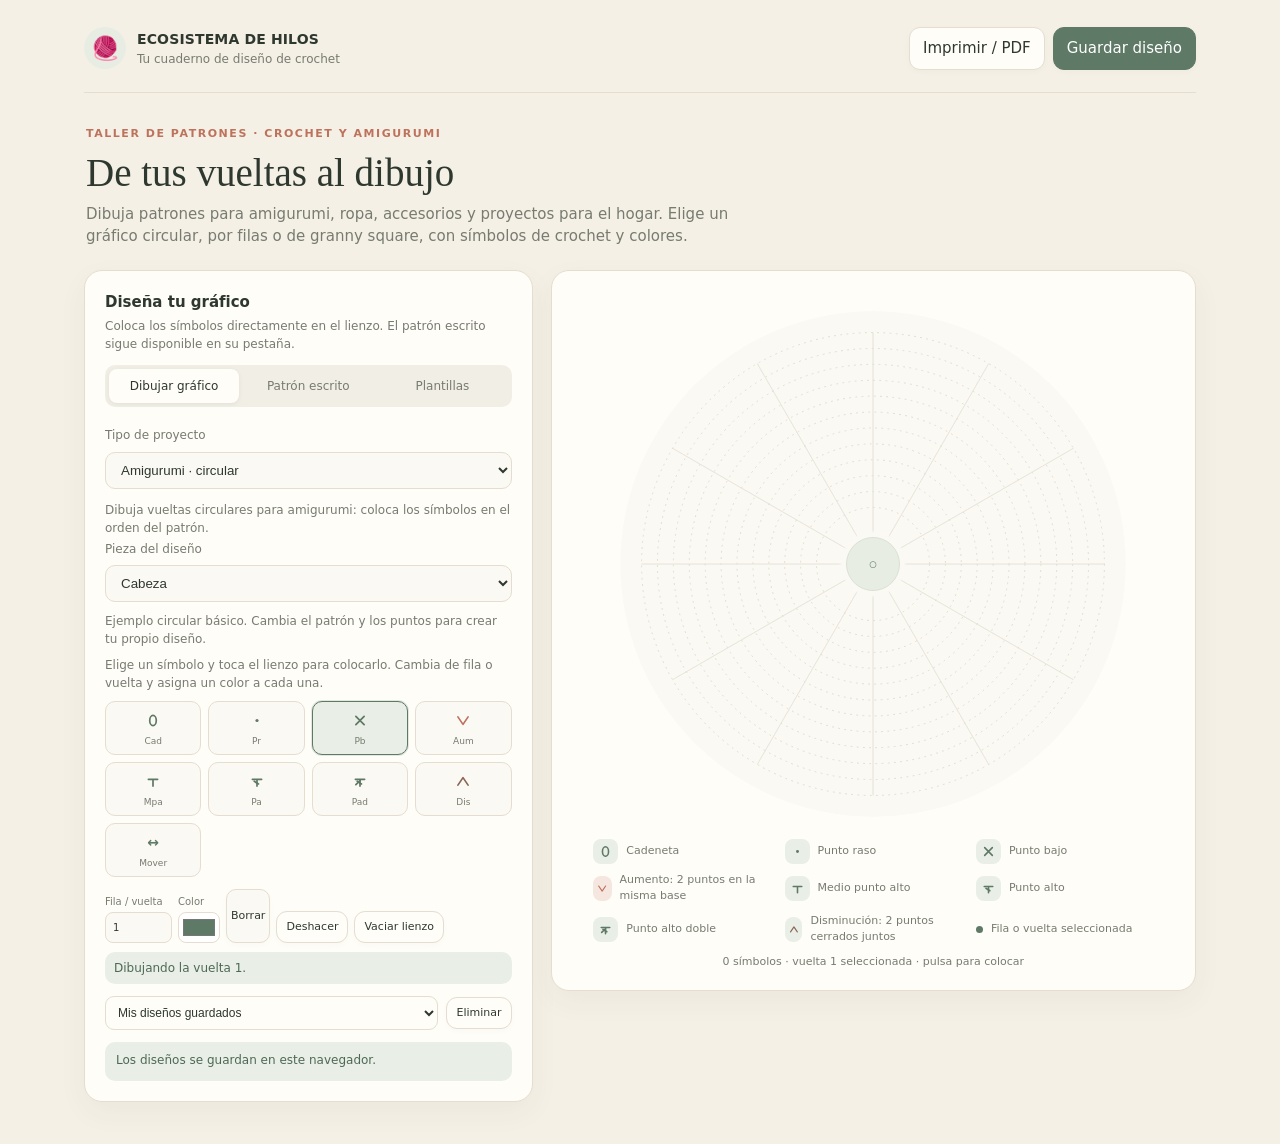
<file: crochet/index.html>
<!doctype html>
<html lang="es">
<head>
<meta charset="utf-8">
<meta name="viewport" content="width=device-width, initial-scale=1, viewport-fit=cover">
<meta name="theme-color" content="#f5f0e6">
<meta name="description" content="Diseña patrones de amigurumi, revisa los puntos y visualiza las vueltas en circular.">
<link rel="manifest" href="./manifest.webmanifest">
<link rel="icon" href="./icon.svg" type="image/svg+xml">
<title>Diseñador de patrones · Ecosistema de Hilos</title>
<style>
:root{color-scheme:light;--paper:#f5f0e6;--card:#fffdf8;--ink:#2e382f;--muted:#777b70;--line:#e5ddcf;--green:#5e7965;--green-pale:#e9eee6;--terra:#bd725c;--terra-pale:#f5e7df;--yellow:#e7bd70;--shadow:0 10px 30px #453c2d0c}*{box-sizing:border-box}body{margin:0;background:var(--paper);color:var(--ink);font:15px/1.5 system-ui,-apple-system,BlinkMacSystemFont,"Segoe UI",sans-serif}button,textarea,input{font:inherit}button{cursor:pointer}.shell{max-width:1180px;margin:auto;padding:20px clamp(14px,3vw,34px) 42px}.topbar{display:flex;align-items:center;justify-content:space-between;gap:14px;padding:7px 0 22px;border-bottom:1px solid var(--line)}.brand{display:flex;align-items:center;gap:11px}.yarn{width:42px;height:42px;border-radius:50%;display:grid;place-items:center;background:#e7ede3;font-size:23px}.brand strong{display:block;font-size:14px;letter-spacing:.01em}.brand small{display:block;color:var(--muted);font-size:12px}.top-actions{display:flex;gap:8px;flex-wrap:wrap}.button{border:1px solid var(--line);border-radius:11px;padding:9px 13px;background:var(--card);color:var(--ink);box-shadow:0 2px 7px #302d2706}.button:hover{border-color:#aebcae}.button.primary{background:var(--green);border-color:var(--green);color:white}.button.subtle{background:transparent;box-shadow:none}.intro{padding:28px 2px 22px}.eyebrow{font-size:11px;text-transform:uppercase;letter-spacing:.14em;color:var(--terra);font-weight:700}.intro h1{font-family:Georgia,serif;font-weight:500;font-size:clamp(27px,4vw,39px);line-height:1.12;margin:8px 0}.intro p{margin:0;color:var(--muted);max-width:660px}.workspace{display:grid;grid-template-columns:minmax(285px,.82fr) minmax(410px,1.18fr);gap:18px;align-items:start}.panel{background:var(--card);border:1px solid var(--line);border-radius:18px;box-shadow:var(--shadow);padding:20px;min-width:0}.panel-title{display:flex;align-items:flex-start;justify-content:space-between;gap:12px;margin-bottom:12px}.panel h2{font-size:15px;margin:0;font-weight:650}.panel .desc{font-size:12px;color:var(--muted);margin:4px 0 0}.textarea{width:100%;min-height:297px;resize:vertical;border:1px solid var(--line);border-radius:12px;padding:14px;background:#fbf9f3;color:var(--ink);font:13px/1.85 ui-monospace,SFMono-Regular,Menlo,Consolas,monospace;outline:none}.textarea:focus{border-color:var(--green);box-shadow:0 0 0 3px #5e79651c}.piece-select{width:100%;margin:6px 0 8px;padding:9px 11px;border:1px solid var(--line);border-radius:10px;background:#fbf9f3;color:var(--ink)}#piece-note{min-height:28px;margin:2px 0 8px}.editor-controls{display:flex;justify-content:space-between;align-items:center;gap:10px;margin-top:11px;flex-wrap:wrap}.hint{font-size:11px;color:var(--muted)}.status{min-height:39px;margin-top:12px;padding:9px 11px;border-radius:10px;background:var(--green-pale);color:#4d6955;font-size:12px}.status.error{background:var(--terra-pale);color:#934e3b}.status strong{font-weight:700}.saved-row{display:flex;align-items:center;gap:8px;margin-top:12px}.saved-row select{min-width:0;flex:1;border:1px solid var(--line);background:var(--card);color:var(--ink);border-radius:9px;padding:8px;font-size:12px}.tiny{font-size:11px;padding:7px 9px}.result{padding:0;overflow:hidden}.result-head{display:flex;align-items:center;justify-content:space-between;gap:12px;padding:18px 20px 14px;border-bottom:1px solid var(--line)}.result-head h2{margin:0;font-size:15px}.result-head p{margin:4px 0 0;font-size:12px;color:var(--muted)}.tabs{display:flex;gap:4px;padding:4px;background:#f1eee6;border-radius:10px;flex:none}.tab{border:0;border-radius:8px;background:transparent;padding:7px 10px;color:var(--muted);font-size:12px}.tab[aria-selected="true"]{background:var(--card);color:var(--ink);box-shadow:0 1px 4px #403c3214}.view{padding:16px 20px 20px}.diagram-wrap{display:grid;grid-template-columns:minmax(0,1fr);gap:10px;align-items:center}.svg-holder{width:100%;max-width:530px;margin:auto;aspect-ratio:1;position:relative}.svg-holder svg{display:block;width:100%;height:100%}.chart-bg{fill:#fbf9f3}.chart-guide{fill:none;stroke:#ded8cc;stroke-width:1;stroke-dasharray:2 5}.chart-ray{stroke:#e9e4da;stroke-width:.8}.stitch{font-family:Arial,sans-serif;font-weight:700;fill:var(--green);text-anchor:middle;dominant-baseline:central}.stitch.inc{fill:var(--terra)}.stitch.dec{fill:#896755}.stitch.old{opacity:.56}.stitch.selected{filter:drop-shadow(0 1px 2px #352e2055)}.hub{fill:#e7ede3;stroke:#d5dfd2;stroke-width:1}.hub-text{font:10px system-ui,sans-serif;fill:#56705c;text-anchor:middle;dominant-baseline:central}.chart-legend{display:grid;grid-template-columns:repeat(3,minmax(0,1fr));gap:8px 14px;align-content:center;width:100%;max-width:560px;margin:0 auto}.legend-item{display:flex;align-items:center;gap:8px;font-size:11px;color:var(--muted)}.legend-mark{width:25px;height:25px;border-radius:8px;background:var(--green-pale);color:var(--green);display:grid;place-items:center;font-size:15px;font-weight:700}.legend-mark.inc{background:var(--terra-pale);color:var(--terra)}.legend-dot{width:7px;height:7px;border-radius:50%;background:#d8d0c2}.legend-dot.on{background:var(--green)}.view-caption{margin:8px 0 0;color:var(--muted);font-size:11px;text-align:center}.round-section{border-top:1px solid var(--line);padding:15px 20px 18px}.round-heading{display:flex;align-items:center;justify-content:space-between;gap:10px;margin-bottom:4px}.color-hint{font-size:10px;color:var(--muted);margin:0 0 8px}.symbol-key{display:flex;gap:7px;flex-wrap:wrap;margin:10px 0 0}.symbol-chip{display:inline-flex;align-items:center;gap:5px;padding:4px 7px;border:1px solid var(--line);border-radius:999px;background:#fbf9f3;font-size:10px;color:var(--muted)}.symbol-glyph{font-weight:800;color:var(--green);font-size:14px;display:inline-grid;place-items:center;width:20px;height:20px}.symbol-svg{display:block;width:100%;height:100%}.editor-tabs{display:grid;grid-template-columns:repeat(3,minmax(0,1fr));gap:4px;padding:4px;margin:0 0 16px;background:#f1eee6;border-radius:10px}.editor-tab{border:0;border-radius:8px;background:transparent;padding:8px 9px;color:var(--muted);font-size:12px}.editor-tab[aria-selected="true"]{background:var(--card);color:var(--ink);box-shadow:0 1px 4px #403c3214}.draw-instructions{margin:0 0 9px!important}.stitch-palette{display:grid;grid-template-columns:repeat(4,minmax(0,1fr));gap:7px;margin:8px 0 12px}.draw-tool{min-height:54px;border:1px solid var(--line);border-radius:10px;background:#fbf9f3;color:var(--ink);display:flex;flex-direction:column;align-items:center;justify-content:center;gap:1px;padding:4px}.draw-tool .symbol-glyph{width:28px;height:27px}.draw-tool small{font-size:9px;color:var(--muted)}.draw-tool[aria-pressed="true"],.draw-tool.selected{border-color:var(--green);background:var(--green-pale);box-shadow:0 0 0 1px #5e79652c}.draw-options{display:flex;align-items:end;gap:6px;flex-wrap:wrap}.draw-options label{display:grid;gap:3px;font-size:10px;color:var(--muted)}.draw-options input[type=number]{width:67px;height:31px;border:1px solid var(--line);border-radius:8px;padding:4px 7px;background:#fbf9f3;color:var(--ink)}.draw-options input[type=color]{width:42px;height:31px;padding:2px;border:1px solid var(--line);border-radius:8px;background:#fff}.draw-status{min-height:30px;padding:7px 9px;margin-top:9px}.drawn-stitch{cursor:pointer;pointer-events:all}.drawn-stitch:hover{filter:drop-shadow(0 1px 3px #302d2766)}#chart-svg.drawing-canvas{cursor:crosshair;touch-action:manipulation}#chart-svg.drawing-canvas.erase-mode{cursor:cell}#round-section[hidden]{display:none}
.chart-tools{display:flex;justify-content:center;gap:8px;flex-wrap:wrap;margin:0 0 12px}.chart-mode{border:1px solid var(--line);border-radius:999px;background:#fbf9f3;padding:7px 12px;color:var(--muted);font-size:11px}.chart-mode[aria-pressed="true"]{background:var(--green);border-color:var(--green);color:white}.focus-note{margin:8px auto 0;max-width:650px;padding:10px 12px;border-radius:10px;background:#f7f4ed;color:var(--ink);font-size:12px;text-align:center}.focus-note strong{color:var(--green)}.round-heading h3{font-size:13px;margin:0}.round-heading span{font-size:11px;color:var(--muted)}.round-list{display:grid;gap:4px;max-height:208px;overflow:auto}.round-row{display:grid;grid-template-columns:minmax(0,1fr) 38px;gap:5px;align-items:center;border:1px solid transparent;border-radius:10px;padding:4px 6px;color:var(--ink)}.round-row:hover{background:#f8f5ed}.round-action{width:100%;display:grid;grid-template-columns:32px minmax(0,1fr) auto;gap:9px;align-items:center;text-align:left;border:1px solid transparent;border-radius:8px;padding:5px 3px;background:transparent;color:var(--ink)}.round-action[aria-pressed="true"]{background:var(--green-pale);border-color:#dce5d9}.round-n{font-size:11px;color:var(--muted);font-variant-numeric:tabular-nums}.round-instruction{font-size:12px;overflow:hidden;text-overflow:ellipsis;white-space:nowrap}.round-total{font-size:11px;color:var(--muted);white-space:nowrap}.round-total b{color:var(--ink);font-weight:650}.round-color{width:32px;height:28px;padding:2px;border:1px solid var(--line);border-radius:8px;background:#fff;cursor:pointer}.round-error{font-size:10px;color:var(--terra);grid-column:1/3;margin:0 0 3px 39px}.empty{padding:24px;text-align:center;color:var(--muted);font-size:12px}.footnote{display:flex;gap:7px;align-items:flex-start;margin-top:15px;padding:10px 12px;border-radius:10px;background:#f7f4ed;font-size:11px;color:var(--muted)}.footnote .spark{color:var(--terra)}.install{display:none}.print-only{display:none}
@media(max-width:860px){.workspace{grid-template-columns:1fr}.editor-panel{order:1}.result{order:2}.textarea{min-height:230px}.diagram-wrap{grid-template-columns:minmax(0,1fr) 145px}.panel{padding:17px}}
@media(max-width:520px){.shell{padding:12px 12px 28px}.topbar{align-items:flex-start;padding-bottom:15px}.brand{gap:8px}.yarn{width:36px;height:36px;font-size:19px}.brand strong{font-size:12px}.brand small{font-size:10px}.top-actions{gap:5px}.button{padding:8px 10px;font-size:12px}.intro{padding:22px 2px 16px}.intro h1{font-size:29px}.workspace{gap:12px}.result-head{align-items:flex-start;flex-direction:column;padding:16px}.tabs{width:100%}.tab{flex:1}.view{padding:12px 12px 16px}.diagram-wrap{grid-template-columns:1fr}.svg-holder{max-width:370px}.chart-legend{grid-template-columns:1fr 1fr;max-width:370px;margin:2px auto 0}.round-section{padding:13px 13px 15px}.panel{padding:15px}.textarea{min-height:210px}.saved-row{flex-wrap:wrap}.saved-row select{flex-basis:100%}}
@media print{body{background:#fff}.shell{max-width:none;padding:0}.topbar,.intro,.editor-panel,.tabs,.top-actions,.footnote{display:none!important}.workspace{display:block}.result{box-shadow:none;border:0}.result-head{border:0;padding:4px 0}.view{padding:0}.diagram-wrap{grid-template-columns:1fr 140px}.svg-holder{max-width:460px}.round-section{display:block}.round-row{padding:4px}.print-only{display:block}}
.save-dialog{width:min(420px,calc(100% - 28px));border:1px solid var(--line);border-radius:16px;padding:22px;background:var(--card);color:var(--ink);box-shadow:0 18px 60px #25231f44}.save-dialog::backdrop{background:#24231f66}.save-dialog h2{margin:0 0 6px;font-size:19px}.save-dialog p{margin:0 0 14px;color:var(--muted);font-size:13px}.save-dialog label{display:grid;gap:5px;font-size:12px}.save-dialog input{height:42px;border:1px solid var(--line);border-radius:9px;padding:8px 10px;background:#fbf9f3;color:var(--ink)}.save-dialog-actions{display:flex;justify-content:flex-end;gap:8px;margin-top:16px}.save-note{font-size:11px;color:var(--muted);margin:4px 0 0}.template-list{display:grid;gap:9px;margin:12px 0}.template-card{border:1px solid var(--line);border-radius:12px;background:#fbf9f3;padding:12px}.template-card strong{display:block;font-size:13px}.template-card small{display:block;color:var(--muted);font-size:10px;margin-top:2px}.template-actions{display:flex;gap:7px;flex-wrap:wrap;margin-top:9px}.template-actions .button{font-size:11px;padding:7px 9px}.template-empty{padding:18px 12px;text-align:center;border:1px dashed var(--line);border-radius:12px;color:var(--muted);font-size:12px}</style>
</head>
<body>
<div class="shell">
<header class="topbar"><div class="brand"><div class="yarn" aria-hidden="true">🧶</div><div><strong>ECOSISTEMA DE HILOS</strong><small>Tu cuaderno de diseño de crochet</small></div></div><div class="top-actions"><button class="button subtle install" id="install-app" type="button">Instalar app</button><button class="button" id="print-pattern" type="button">Imprimir / PDF</button><button class="button primary" id="save-pattern" type="button">Guardar diseño</button></div></header>
<section class="intro"><span class="eyebrow">Taller de patrones · crochet y amigurumi</span><h1>De tus vueltas al dibujo</h1><p>Dibuja patrones para amigurumi, ropa, accesorios y proyectos para el hogar. Elige un gráfico circular, por filas o de granny square, con símbolos de crochet y colores.</p></section>
<main class="workspace">
<section class="panel editor-panel"><div class="panel-title"><div><h2>Diseña tu gráfico</h2><p class="desc">Coloca los símbolos directamente en el lienzo. El patrón escrito sigue disponible en su pestaña.</p></div></div>
<div class="editor-tabs" role="tablist" aria-label="Modo de diseño"><button class="editor-tab" id="tab-draw" type="button" role="tab" aria-selected="true">Dibujar gráfico</button><button class="editor-tab" id="tab-write" type="button" role="tab" aria-selected="false">Patrón escrito</button><button class="editor-tab" id="tab-templates" type="button" role="tab" aria-selected="false">Plantillas</button></div>
<div id="project-controls"><label class="desc" for="project-type">Tipo de proyecto</label><select class="piece-select" id="project-type" aria-label="Tipo de proyecto"><option value="amigurumi">Amigurumi · circular</option><option value="ropa">Ropa y prendas · por filas</option><option value="accesorios">Accesorios · por filas</option><option value="hogar">Hogar y decoración · por filas</option><option value="granny">Granny square</option></select><div id="garment-controls" hidden><label class="desc" for="garment-type">Tipo de prenda</label><select class="piece-select" id="garment-type" aria-label="Tipo de prenda"><option value="top">Prenda superior</option><option value="pants">Pantalón</option></select></div><p class="desc" id="shape-note">Pulsa una herramienta y colócala en el lienzo. Elige una vuelta y un color para organizar el gráfico.</p></div>
<div id="piece-controls"><label class="desc" for="piece-select">Pieza del diseño</label><select class="piece-select" id="piece-select" aria-label="Pieza del patrón"><option value="cabeza">Cabeza</option><option value="orejas">Orejas (hacer 2)</option><option value="brazos">Brazos (hacer 2)</option><option value="piernas">Piernas (hacer 2)</option></select><p class="desc" id="piece-note"></p></div>
<div id="draw-panel">
 <p class="desc draw-instructions">Elige un símbolo y toca el lienzo para colocarlo. Cambia de fila o vuelta y asigna un color a cada una.</p>
 <div class="stitch-palette" id="stitch-palette" aria-label="Símbolos de crochet">
  <button class="draw-tool" type="button" data-tool="chain" aria-label="Cadeneta" aria-pressed="false"><span class="symbol-glyph" data-symbol="chain"></span><small>Cad</small></button>
  <button class="draw-tool" type="button" data-tool="slip" aria-label="Punto raso" aria-pressed="false"><span class="symbol-glyph" data-symbol="slip"></span><small>Pr</small></button>
  <button class="draw-tool selected" type="button" data-tool="pb" aria-label="Punto bajo" aria-pressed="true"><span class="symbol-glyph" data-symbol="pb"></span><small>Pb</small></button>
  <button class="draw-tool" type="button" data-tool="inc" aria-label="Aumento" aria-pressed="false"><span class="symbol-glyph" data-symbol="inc"></span><small>Aum</small></button>
  <button class="draw-tool" type="button" data-tool="hdc" aria-label="Medio punto alto" aria-pressed="false"><span class="symbol-glyph" data-symbol="hdc"></span><small>Mpa</small></button>
  <button class="draw-tool" type="button" data-tool="dc" aria-label="Punto alto" aria-pressed="false"><span class="symbol-glyph" data-symbol="dc"></span><small>Pa</small></button>
  <button class="draw-tool" type="button" data-tool="tr" aria-label="Punto alto doble" aria-pressed="false"><span class="symbol-glyph" data-symbol="tr"></span><small>Pad</small></button>
  <button class="draw-tool" type="button" data-tool="dec" aria-label="Disminución" aria-pressed="false"><span class="symbol-glyph" data-symbol="dec"></span><small>Dis</small></button>
  <button class="draw-tool" type="button" data-tool="move" aria-label="Mover símbolo" aria-pressed="false"><span class="symbol-glyph">↔</span><small>Mover</small></button>
 </div>
 <div class="draw-options"><label>Fila / vuelta<input id="drawing-round" type="number" min="1" max="99" value="1"></label><label>Color<input id="drawing-color" type="color" value="#5e7965" aria-label="Color de la vuelta dibujada"></label><button class="button tiny draw-tool" id="erase-tool" data-tool="erase" type="button" aria-pressed="false">Borrar</button><button class="button tiny" id="undo-draw" type="button">Deshacer</button><button class="button tiny" id="clear-draw" type="button">Vaciar lienzo</button></div>
 <div class="status draw-status" id="draw-status" role="status" aria-live="polite">Dibujando la vuelta 1.</div>
</div>
<div id="write-panel" hidden>
 <textarea class="textarea" id="pattern-input" aria-label="Instrucciones del patrón" spellcheck="false"></textarea>
 <div class="editor-controls"><span class="hint">También reconoce abreviaturas: pb, pa, mpa, cad, aum, dec y sus equivalentes en inglés.</span><button class="button primary" id="draw-pattern" type="button">Actualizar dibujo</button></div>
 <div class="status" id="status" role="status" aria-live="polite">Preparando el patrón…</div>
 <div class="footnote"><span class="spark">✦</span><span>El texto genera un gráfico de referencia y comprueba el recuento de puntos.</span></div>
</div>
<div id="templates-panel" hidden><p class="desc">Tus patrones guardados aparecen aquí. Pulsa para volver a abrir el texto o el gráfico.</p><div id="template-list" class="template-list"></div></div>
<div class="saved-row"><select id="saved-designs" aria-label="Diseños guardados"><option value="">Mis diseños guardados</option></select><button class="button tiny" id="delete-design" type="button">Eliminar</button></div><div class="status" id="save-status" role="status" aria-live="polite">Los diseños se guardan en este navegador.</div><dialog class="save-dialog" id="save-dialog"><form id="save-form"><h2>Guardar diseño</h2><p>Elige un nombre para encontrarlo después en «Mis diseños guardados».</p><label for="save-name">Nombre del diseño<input id="save-name" maxlength="80" required value="Mi diseño de crochet"></label><p class="save-note">Se guarda en este navegador y dispositivo.</p><div class="save-dialog-actions"><button class="button" id="cancel-save" type="button">Cancelar</button><button class="button primary" type="submit">Guardar patrón</button></div></form></dialog>
</section>
<section class="panel result" aria-label="Visualización del patrón">
<div class="view" id="chart-view"><div class="chart-tools"><button class="chart-mode" id="mode-all" type="button" aria-pressed="true">Patrón completo</button><button class="chart-mode" id="mode-focus" type="button" aria-pressed="false">Ampliar vuelta seleccionada</button></div><div class="diagram-wrap"><div class="svg-holder"><svg id="chart-svg" viewBox="0 0 600 600" role="img" aria-label="Gráfico de crochet con vueltas concéntricas"></svg></div><div class="chart-legend"><div class="legend-item"><span class="legend-mark" data-symbol="chain"></span><span>Cadeneta</span></div><div class="legend-item"><span class="legend-mark" data-symbol="slip"></span><span>Punto raso</span></div><div class="legend-item"><span class="legend-mark" data-symbol="pb"></span><span>Punto bajo</span></div><div class="legend-item"><span class="legend-mark inc" data-symbol="inc"></span><span>Aumento: 2 puntos en la misma base</span></div><div class="legend-item"><span class="legend-mark" data-symbol="hdc"></span><span>Medio punto alto</span></div><div class="legend-item"><span class="legend-mark" data-symbol="dc"></span><span>Punto alto</span></div><div class="legend-item"><span class="legend-mark" data-symbol="tr"></span><span>Punto alto doble</span></div><div class="legend-item"><span class="legend-mark dec" data-symbol="dec"></span><span>Disminución: 2 puntos cerrados juntos</span></div><div class="legend-item"><span class="legend-dot on"></span><span>Fila o vuelta seleccionada</span></div></div></div><p class="view-caption" id="chart-caption">Diagrama de todas las vueltas · pulsa una vuelta para resaltarla</p><p class="focus-note" id="focus-note" hidden></p></div>
<div class="round-section" id="round-section"><div class="round-heading"><h3 id="round-list-title">Vueltas del diseño</h3><span id="round-count">5 vueltas</span></div><p class="color-hint" id="round-color-hint">Pulsa el cuadrito para asignar un color de hilo a cada vuelta.</p><div class="round-list" id="round-list"></div><div class="symbol-key" aria-label="Leyenda de símbolos"><span class="symbol-chip"><b class="symbol-glyph">AM</b> anillo mágico</span><span class="symbol-chip"><b class="symbol-glyph" data-symbol="chain"></b> cadeneta</span><span class="symbol-chip"><b class="symbol-glyph" data-symbol="slip"></b> punto raso</span><span class="symbol-chip"><b class="symbol-glyph" data-symbol="pb"></b> punto bajo</span><span class="symbol-chip"><b class="symbol-glyph" data-symbol="inc"></b> aumento</span><span class="symbol-chip"><b class="symbol-glyph" data-symbol="hdc"></b> medio punto alto</span><span class="symbol-chip"><b class="symbol-glyph" data-symbol="dc"></b> punto alto</span><span class="symbol-chip"><b class="symbol-glyph" data-symbol="tr"></b> punto alto doble</span><span class="symbol-chip"><b class="symbol-glyph" data-symbol="dec"></b> disminución</span></div></div>
</section>
</main>
</div>
<script>
(()=>{
const samplePieces={
 cabeza:`V1. Anillo mágico, 6 pb\nV2. 6 aumentos\nV3. (*1 pb + 1 aumento*) × 6\nV4. 18 pb`,
 orejas:'', brazos:'', piernas:''};
const pieceNotes={cabeza:'Ejemplo circular básico. Cambia el patrón y los puntos para crear tu propio diseño.',orejas:'Añade las instrucciones de esta pieza.',brazos:'Añade las instrucciones de esta pieza.',piernas:'Añade las instrucciones de esta pieza.'};
const grannyTemplate='V1. Anillo mágico, (*3 pa + 2 cad*) × 4\nV2. (*3 pa + 2 cad + 3 pa + 1 cad*) × 4\nV3. (*3 pa + 1 cad*) × 4';
const $=id=>document.getElementById(id), input=$('pattern-input'), pieceSelect=$('piece-select'), stateKey='hilos-patterns-v2', singleKey='hilos-current-pattern-v2';
const blankPieces={cabeza:'',orejas:'',brazos:'',piernas:''};
let rounds=[], selected=0, chartMode='all', chartShape='round', lastShape='round', projectType='amigurumi', garmentType='top', grannyPatternText=grannyTemplate, deferredInstall=null, activePiece='cabeza', pieces={...samplePieces}, projectPieces={amigurumi:{...samplePieces},ropa:{...blankPieces},accesorios:{...blankPieces},hogar:{...blankPieces}}, projectPiecesByGarment={top:{...blankPieces},pants:{...blankPieces}}, projectDrawings={amigurumi:[],ropa:[],ropaTop:[],ropaPants:[],accesorios:[],hogar:[],granny:[]}, pieceColors={}, roundColors=[], editorTab='draw', drawTool='pb', manualStitches=[], selectedDrawingIndex=-1;
const drawingKey='hilos-manual-drawing-v1';
try{manualStitches=JSON.parse(localStorage.getItem(drawingKey)||'[]')}catch{manualStitches=[]}projectDrawings.amigurumi=manualStitches.map(x=>({...x}));
const yarnPalette=['#5e7965','#bd725c','#7288a4','#d3a54f','#8c6d91','#c9828d','#70a29a','#a77850'];
const defaultColor=i=>yarnPalette[i%yarnPalette.length];
function parseLine(original,index,previous){
 let line=original.replace(/^\s*(?:(?:vuelta|round|rnd|r|v|fila|row)\s*)?\d+\s*[.):\-]?\s*/i,'').trim();
 // Expand crochet repeats: (1 pb + 1 aumento)*4 and (*1 pb + 1 aumento*)*4.
 for(let pass=0;pass<6;pass++){
  const expanded=line.replace(/\(\s*\*?([^()*]+?)\*?\s*\)\s*(?:\*|x|×)\s*(\d+)/i,(_,sequence,count)=>Array(Number(count)).fill(sequence).join(' + '));
  if(expanded===line)break; line=expanded;
 }
 let expected=null;const expectedMatch=line.match(/\((\d+)\s*(?:pb|puntos?(?:\s*bajos?)?)\s*\)/i);
 if(expectedMatch){expected=Number(expectedMatch[1]);line=line.replace(expectedMatch[0],' ')}
 line=line.replace(/\b(anillo\s+m[áa]gico|magic\s+ring|mr)\b/gi,' ');
 const token=/(\d+)\s*(puntos?\s+altos?\s+dobles?|pad|double\s+treble|dtr|tr|puntos?\s+altos?|pa|double\s+crochet|dc|medios?\s+puntos?\s+altos?|mpa|hdc|cadenetas?|cadena|cad|chains?|ch|disminuci[oó]n(?:es)?|dism|dec|aumentos?|aumento|aum|inc|puntos?\s+rasos?|sl\s*st|pb|puntos?\s+bajos?|sc|single\s+crochet)(?![a-záéíóúñ])/gi;
 const operations=[];let match,total=0,consumed=0;
 while((match=token.exec(line))){const n=Number(match[1]),word=match[2].toLowerCase();if(/^(?:aumento|aum|inc)/.test(word)){consumed+=n;for(let j=0;j<n;j++){const group=operations.length+j;operations.push({kind:'inc',group});operations.push({kind:'inc',group})}total+=2*n}else if(/^(?:dismin|dism|dec)/.test(word)){consumed+=2*n;for(let j=0;j<n;j++)operations.push({kind:'dec'});total+=n}else if(/^(?:punto\s+raso|sl)/.test(word)){for(let j=0;j<n;j++)operations.push({kind:'slip'})}else if(/^(?:cadena|cadeneta|cad|chain|ch)/.test(word)){for(let j=0;j<n;j++)operations.push({kind:'chain'});total+=n}else{const kind=/^(?:puntos?\s+altos?\s+dobles?|pad|double\s+treble|dtr|tr)/.test(word)?'dtr':/^(?:puntos?\s+altos?|pa|double\s+crochet|dc)/.test(word)?'dc':/^(?:medios?\s+puntos?\s+altos?|mpa|hdc)/.test(word)?'hdc':'pb';consumed+=n;total+=n;for(let j=0;j<n;j++)operations.push({kind})}}
 let residue=line.replace(token,' ').replace(/[+,&;*×x()\s.,:!?\-]/g,'').replace(/\b(?:y|de|en|cada)\b/gi,'');
 const errors=[];
 if(!operations.length)errors.push('No reconozco los puntos de esta vuelta.');
 else if(residue)errors.push(`No he reconocido “${residue}”.`);
 if(expected!==null&&total!==expected)errors.push(`El recuento da ${total}, pero la anotación dice ${expected}.`);
 if(previous!==null&&operations.length&&consumed!==previous&&!/punto\s+raso|sl\s*st/i.test(line))errors.push(`La vuelta usa ${consumed} puntos de base y la anterior termina con ${previous}.`);
 return {number:index+1,text:original.trim(),cleanText:original.replace(/^\s*(?:(?:vuelta|round|rnd|r|v|fila|row)\s*)?\d+\s*[.):\-]?\s*/i,'').trim(),total,consumed,expected,operations,errors};
}
function parsePattern(){
 const lines=input.value.split(/\n/).map(x=>x.trim()).filter(Boolean);let previous=null;
 rounds=lines.map((line,index)=>{const row=parseLine(line,index,chartShape==='granny'?null:previous);if(row.operations.length)previous=row.total;return row});
 roundColors=(pieceColors[activePiece]||[]).slice(0,rounds.length);while(roundColors.length<rounds.length)roundColors.push(defaultColor(roundColors.length));pieceColors[activePiece]=roundColors;
 if(selected>=rounds.length)selected=Math.max(0,rounds.length-1);
 render();
}
function make(tag,attrs={},parent){const el=document.createElementNS('http://www.w3.org/2000/svg',tag);for(const [k,v] of Object.entries(attrs))el.setAttribute(k,v);if(parent)parent.appendChild(el);return el}
function addText(parent,x,y,txt,attrs={}){const el=make('text',{x,y,...attrs},parent);el.textContent=txt;return el}
function drawStitchSymbol(svg,kind,x,y,size,color,rotation){
 const g=make('g',{transform:`translate(${x} ${y}) rotate(${rotation})`},svg),sw=Math.max(1.35,size*.14),base={fill:'none',stroke:color,'stroke-width':sw,'stroke-linecap':'round','stroke-linejoin':'round'};
 if(kind==='chain'){make('ellipse',{cx:0,cy:0,rx:size*.27,ry:size*.42,...base},g);return}
 if(kind==='slip'){make('circle',{cx:0,cy:0,r:Math.max(1.4,size*.13),fill:color},g);return}
 if(kind==='pb'){make('path',{d:`M ${-size*.34} ${-size*.34} L ${size*.34} ${size*.34} M ${size*.34} ${-size*.34} L ${-size*.34} ${size*.34}`,...base},g);return}
 if(kind==='inc'){make('path',{d:`M ${-size*.42} ${-size*.3} L 0 ${size*.32} L ${size*.42} ${-size*.3}`,...base},g);return}
 if(kind==='dec'){make('path',{d:`M ${-size*.42} ${size*.3} L 0 ${-size*.32} L ${size*.42} ${size*.3}`,...base},g);return}
 make('path',{d:`M 0 ${size*.38} V ${-size*.18} M ${-size*.38} ${-size*.18} H ${size*.38}`,...base},g);
 if(kind==='dc'||kind==='tr'||kind==='dtr')make('path',{d:`M ${-size*.23} ${-size*.02} L ${size*.12} ${size*.2}`,...base},g);
 if(kind==='tr'||kind==='dtr')make('path',{d:`M ${-size*.34} ${size*.26} L ${size*.01} ${-size*.07}`,...base},g);
 if(kind==='dtr')make('path',{d:`M ${-size*.39} ${size*.4} L ${-size*.04} ${size*.07}`,...base},g);
}
function renderSymbolSamples(){
 document.querySelectorAll('[data-symbol]').forEach(el=>{const kind=el.dataset.symbol,svg=make('svg',{viewBox:'0 0 40 40',class:'symbol-svg','aria-hidden':'true'},el),color=kind==='inc'?'#bd725c':kind==='dec'?'#896755':'#5e7965';drawStitchSymbol(svg,kind,20,20,18,color,0)});
}
function drawChart(){
 const svg=$('chart-svg');svg.innerHTML='';const cx=300,cy=300;
 if(chartShape==='flat')make('rect',{x:28,y:28,width:544,height:544,rx:8,class:'chart-bg'},svg);else make('circle',{cx,cy,r:286,class:'chart-bg'},svg);
 const maxRounds=Math.max(rounds.length,1), maxR=262, minR=58;
 if(chartShape==='round')for(let k=0;k<12;k++){const a=k*Math.PI/6;make('line',{x1:cx+36*Math.cos(a),y1:cy+36*Math.sin(a),x2:cx+maxR*Math.cos(a),y2:cy+maxR*Math.sin(a),class:'chart-ray'},svg)}
 const targets=editorTab==='write'?(chartMode==='focus'?(rounds[selected]?[{r:rounds[selected],idx:selected}]:[]):rounds.map((r,idx)=>({r,idx}))):[];
 if(editorTab==='draw'){
  if(chartShape==='round'){
   for(let k=1;k<=12;k++)make('circle',{cx,cy,r:46+k*18,class:'chart-guide'},svg);
   for(let k=0;k<12;k++){const a=k*Math.PI/6;make('line',{x1:cx+38*Math.cos(a),y1:cy+38*Math.sin(a),x2:cx+262*Math.cos(a),y2:cy+262*Math.sin(a),class:'chart-ray'},svg)}
  }else if(chartShape==='granny'){
   for(let k=1;k<=12;k++){const side=24+k*19.8;make('rect',{x:cx-side,y:cy-side,width:side*2,height:side*2,rx:2,class:'chart-guide'},svg)}
  }else{
   for(let k=0;k<=20;k++){const pos=48+k*25.2;make('line',{x1:48,y1:48+k*25.2,x2:552,y2:48+k*25.2,class:'chart-guide'},svg);make('line',{x1:pos,y1:48,x2:pos,y2:552,class:'chart-guide'},svg)}
  }
 }
 targets.forEach(({r,idx})=>{
  if(!r.operations.length)return;
  const rad=chartMode==='focus'?242:rounds.length===1?145:minR+(idx+1)*(maxR-minR)/maxRounds;
  if(chartShape==='granny'){
   const side=rad*Math.SQRT1_2,x=cx-side,y=cy-side;
   make('rect',{x,y,width:side*2,height:side*2,rx:2,class:'chart-guide',stroke:idx===selected?'#9cab96':null,'stroke-width':idx===selected?'1.8':null},svg);
   const corners=[[x,y],[x+side*2,y],[x+side*2,y+side*2],[x,y+side*2]];
   corners.forEach(([px,py])=>make('circle',{cx:px,cy:py,r:idx===selected?3:2,fill:idx===selected?'#bd725c':'#c9bca8',opacity:idx===selected?'.9':'.58'},svg));
  }else if(chartShape==='round')make('circle',{cx,cy,r:rad,class:'chart-guide',stroke:idx===selected?'#9cab96':null,'stroke-width':idx===selected?'1.6':null},svg);
  const count=r.operations.length;
  const rowY=rounds.length===1?cy:70+idx*(460/Math.max(1,rounds.length-1));
  if(chartShape==='flat')make('line',{x1:48,y1:rowY,x2:552,y2:rowY,class:'chart-ray'},svg);
  r.operations.forEach((op,j)=>{
   if(op.kind==='inc'&&j>0&&r.operations[j-1].kind==='inc'&&r.operations[j-1].group===op.group)return;
   const next=r.operations[j+1],isIncrease=op.kind==='inc'&&next?.kind==='inc'&&next.group===op.group,position=j+(isIncrease?.5:0),fs=chartShape==='flat'?Math.max(8,Math.min(18,480/Math.max(count,1)*.68)):chartMode==='focus'?(count>48?16:count>32?19:22):count>34?12:count>23?14:17,kind=isIncrease?'inc':op.kind,ink=roundColors[idx]||defaultColor(idx);
   if(chartShape==='granny'){
    const perimeter=position/count*4,sideIndex=Math.floor(perimeter)%4,t=perimeter-Math.floor(perimeter),half=rad*.7071,left=cx-half,top=cy-half,right=cx+half,bottom=cy+half;
    const points=[[left+t*2*half,top],[right,top+t*2*half],[right-t*2*half,bottom],[left,bottom-t*2*half]],xy=points[sideIndex],rotation=[0,90,180,270][sideIndex];
    drawStitchSymbol(svg,kind,xy[0],xy[1],fs,ink,rotation);
   }else if(chartShape==='flat'){
    const x=count===1?cx:60+position/count*480;
    drawStitchSymbol(svg,kind,x,rowY,fs,ink,0);
   }else{
    const step=Math.PI*2/count,a=-Math.PI/2+step*position,x=cx+rad*Math.cos(a),y=cy+rad*Math.sin(a);
    drawStitchSymbol(svg,kind,x,y,fs,ink,a*180/Math.PI+90);
   }
  });
  if(chartShape==='round'&&idx===selected)make('circle',{cx,cy,r:rad-14,fill:'none',stroke:'#6e8a72','stroke-opacity':'.24','stroke-width':'1'},svg);
  addText(svg,chartShape==='flat'?36:cx,chartShape==='flat'?rowY:cy-rad+12,chartShape==='flat'?`F${idx+1}`:String(idx+1),{fill:'#726d62','font-size':'10','font-family':'system-ui,sans-serif','text-anchor':chartShape==='flat'?'middle':'middle'});
 });
 manualStitches.forEach((stitch,index)=>{drawStitchSymbol(svg,stitch.kind,stitch.x,stitch.y,19,stitch.color||defaultColor((stitch.round||1)-1),0);const g=svg.lastElementChild;g.classList.add('drawn-stitch');g.dataset.drawIndex=String(index);if(index===selectedDrawingIndex)g.setAttribute('filter','drop-shadow(0 0 5px #bd725c)');g.addEventListener('click',event=>{event.stopPropagation();if(drawTool==='erase'){manualStitches.splice(index,1);selectedDrawingIndex=-1;persistDrawing();render();$('draw-status').textContent='Símbolo borrado.'}else if(drawTool==='move'){selectedDrawingIndex=index;render();$('draw-status').textContent='Símbolo seleccionado. Toca el nuevo lugar para moverlo.'}})});
 if(chartShape!=='flat'){
  make('circle',{cx,cy,r:30,class:'hub'},svg);
  if(editorTab==='draw')addText(svg,cx,cy,chartShape==='granny'?'DIBUJO':'○',{class:'hub-text','font-size':chartShape==='granny'?'7':'18'});
  else if(chartMode==='focus'&&rounds[selected]){addText(svg,cx,cy-5,`V${selected+1}`,{class:'hub-text','font-size':'12'});addText(svg,cx,cy+9,`${rounds[selected].total} pt`,{class:'hub-text','font-size':'8'})}
  else addText(svg,cx,cy,chartShape==='granny'?'GRANNY':'○',{class:'hub-text','font-size':chartShape==='granny'?'8':'18'});
 }
 svg.classList.toggle('drawing-canvas',editorTab==='draw');svg.classList.toggle('erase-mode',drawTool==='erase'&&editorTab==='draw');
}
function renderList(){
 const list=$('round-list');list.innerHTML='';
 if(!rounds.length){list.innerHTML='<div class="empty">Escribe una vuelta para ver el diagrama.</div>';return}
 rounds.forEach((r,i)=>{
  const row=document.createElement('div');row.className='round-row';
  const b=document.createElement('button');b.className='round-action';b.type='button';b.setAttribute('aria-pressed',String(i===selected));
  const n=document.createElement('span');n.className='round-n';n.textContent=String(i+1).padStart(2,'0');
  const txt=document.createElement('span');txt.className='round-instruction';txt.textContent=r.cleanText;
  const total=document.createElement('span');total.className='round-total';total.innerHTML=r.operations.length?`<b>${r.total}</b> puntos`:'—';
  b.append(n,txt,total);b.addEventListener('click',()=>{selected=i;render()});row.appendChild(b);
  const color=document.createElement('input');color.type='color';color.className='round-color';color.value=roundColors[i]||defaultColor(i);color.setAttribute('aria-label',`Color del hilo para la vuelta ${i+1}`);color.title=`Color de la vuelta ${i+1}`;
  color.addEventListener('input',()=>{roundColors[i]=color.value;pieceColors[activePiece]=roundColors;drawChart()});row.appendChild(color);
  if(r.errors.length){const err=document.createElement('span');err.className='round-error';err.textContent=r.errors.join(' ');row.append(err)}list.appendChild(row);
 });
}
function render(){
 drawChart();renderList();$('round-count').textContent=`${rounds.length} ${chartShape==='flat'?(rounds.length===1?'fila':'filas'):(rounds.length===1?'vuelta':'vueltas')}`;$('round-list-title').textContent=chartShape==='flat'?'Filas del diseño':'Vueltas del diseño';$('round-color-hint').textContent=chartShape==='flat'?'Pulsa el cuadrito para asignar color de hilo a cada fila.':'Pulsa el cuadrito para asignar un color de hilo a cada vuelta.';
 const errors=rounds.flatMap((r,i)=>r.errors.map(e=>`Vuelta ${i+1}: ${e}`));const status=$('status');
 status.classList.toggle('error',errors.length>0);
 if(!rounds.length){status.textContent='Escribe una instrucción por vuelta.'}
 else if(errors.length){status.textContent=`Revisar: ${errors.join(' ')}`}
 else if(chartShape==='granny'){status.textContent=`${rounds.length} vueltas dibujadas · comprueba las esquinas y los espacios de cadeneta con las instrucciones.`}
 else {const last=rounds.at(-1),unit=chartShape==='flat'?'fila':'vuelta';status.textContent=`¡Recuento correcto! ${rounds.length} ${chartShape==='flat'?'filas':'vueltas'} · ${last.total} puntos en la última ${unit}.`}
 $('mode-all').setAttribute('aria-pressed',String(chartMode==='all'));$('mode-focus').setAttribute('aria-pressed',String(chartMode==='focus'));
 $('chart-caption').textContent=editorTab==='draw'?`${manualStitches.length} símbolos · ${chartShape==='flat'?'fila':'vuelta'} ${Number($('drawing-round').value)||1} seleccionada · pulsa para colocar`:(rounds.length?(chartMode==='focus'?`${chartShape==='flat'?'Fila':'Vuelta'} ${selected+1} ampliada · ${rounds[selected]?.operations.length||0} símbolos`:`Vista completa · ${chartShape==='flat'?'Fila':'Vuelta'} ${selected+1} resaltada`):'El diagrama aparecerá aquí');
 const focusNote=$('focus-note');focusNote.hidden=chartMode!=='focus'||!rounds.length;if(!focusNote.hidden){const r=rounds[selected],label=document.createElement('strong');label.textContent=`${chartShape==='flat'?'Fila':'Vuelta'} ${selected+1} · ${r.total} puntos:`;focusNote.replaceChildren(label,document.createTextNode(` ${r.text}`))}
}
function getSaved(){try{return JSON.parse(localStorage.getItem(stateKey)||'[]')}catch{return []}}
function populateSaved(){const sel=$('saved-designs'),items=getSaved();sel.innerHTML='<option value="">Mis diseños guardados</option>';items.forEach((item,i)=>{const opt=document.createElement('option');opt.value=String(i);const labels={amigurumi:'Amigurumi',ropa:item.garmentType==='pants'?'Pantalón':'Prenda',accesorios:'Accesorios',hogar:'Hogar',granny:'Granny square'};opt.textContent=`${item.projectType?(labels[item.projectType]||'Crochet')+' · ':''}${item.name}`;sel.appendChild(opt)});populateTemplateCards(items)}
function populateTemplateCards(items=getSaved()){const list=$('template-list');list.replaceChildren();if(!items.length){const empty=document.createElement('div');empty.className='template-empty';empty.textContent='Todavía no tienes patrones guardados. Diseña uno y pulsa «Guardar diseño».';list.appendChild(empty);return}items.forEach((item,i)=>{const card=document.createElement('article');card.className='template-card';const title=document.createElement('strong');title.textContent=item.name;const typeNames={amigurumi:'Amigurumi',ropa:item.garmentType==='pants'?'Pantalón':'Prenda',accesorios:'Accesorios',hogar:'Hogar',granny:'Granny square'};const meta=document.createElement('small');meta.textContent=`${typeNames[item.projectType]||'Crochet'} · ${item.updated?new Date(item.updated).toLocaleDateString('es-ES'):''}`;const actions=document.createElement('div');actions.className='template-actions';[['Ver patrón escrito','write'],['Ver gráfico','draw']].forEach(([label,tab])=>{const button=document.createElement('button');button.type='button';button.className='button';button.textContent=label;button.addEventListener('click',()=>{const sel=$('saved-designs');sel.value=String(i);sel.dispatchEvent(new Event('change'));setEditorTab(tab)});actions.appendChild(button)});card.append(title,meta,actions);list.appendChild(card)})}
function drawingScope(type=projectType,variant=garmentType,piece=activePiece){const group=type==='ropa'?(variant==='pants'?'ropaPants':'ropaTop'):type;return `${group}:${piece}`}
function syncEditorBeforeSave(){if(editorTab==='write'){if(chartShape==='granny')grannyPatternText=input.value;else pieces[activePiece]=input.value}if(chartShape!=='granny'){projectPieces[projectType]={...pieces};if(projectType==='ropa')projectPiecesByGarment[garmentType]={...pieces}}persistDrawing()}
function openSaveDialog(){syncEditorBeforeSave();$('save-name').value='Mi diseño de crochet';$('save-dialog').showModal();$('save-name').focus();$('save-name').select()}
function saveCurrentDesign(name){try{syncEditorBeforeSave();const items=getSaved();items.unshift({name:name.trim(),pieces:{...pieces},piecesByType:{...projectPieces},piecesByGarment:{...projectPiecesByGarment},garmentType,activePiece,grannyPatternText,colors:{...pieceColors},shape:chartShape,projectType,drawing:manualStitches.map(x=>({...x})),drawingsByType:{...projectDrawings},updated:new Date().toISOString()});localStorage.setItem(stateKey,JSON.stringify(items.slice(0,60)));populateSaved();$('saved-designs').value='0';$('save-status').textContent='Patrón guardado. Lo encontrarás en «Mis diseños guardados» en este navegador.';$('save-status').classList.remove('error');$('save-dialog').close()}catch(error){$('save-status').textContent='No se pudo guardar. Comprueba el espacio disponible del navegador e inténtalo de nuevo.';$('save-status').classList.add('error')}}
function switchPiece(){if(editorTab==='write'&&chartShape!=='granny'){pieces[activePiece]=input.value;projectPieces[projectType]={...pieces};if(projectType==='ropa')projectPiecesByGarment[garmentType]={...pieces}}pieceColors[activePiece]=roundColors;persistDrawing();activePiece=pieceSelect.value;manualStitches=(projectDrawings[drawingScope()]||[]).map(x=>({...x}));input.value=pieces[activePiece]||'';$('piece-note').textContent=projectType==='amigurumi'?(pieceNotes[activePiece]||''):projectType==='ropa'&&garmentType==='pants'?'Dibuja esta parte del pantalón por separado.':'Añade las instrucciones de esta parte o dibújala directamente en el lienzo.';selected=0;parsePattern();render()}
pieceSelect.addEventListener('change',switchPiece);
function shapeForType(type){return type==='amigurumi'?'round':type==='granny'?'granny':'flat'}
function projectTypeNote(type){if(type==='ropa')return garmentType==='pants'?'Pantalón por filas: dibuja cada pernera por separado, añade la cintura y usa «Tiro / unión» para anotar cómo se unen.':'Prenda superior por filas: dibuja delantero, espalda, mangas y cuello o borde.';return ({amigurumi:'Dibuja vueltas circulares para amigurumi: coloca los símbolos en el orden del patrón.',accesorios:'Plantilla por filas para accesorios como bufandas, cuellos, gorros o bolsos.',hogar:'Plantilla por filas para mantas, fundas, cojines y otros proyectos de hogar.',granny:'Plantilla cuadrada para granny squares; coloca los símbolos alrededor de cada vuelta.'})[type]||''}
function updatePieceLabels(type,variant=garmentType){const labels=type==='ropa'?(variant==='pants'?['Pernera 1','Pernera 2','Cintura','Tiro / unión']:['Delantero','Espalda','Manga (hacer 2)','Cuello / borde']):type==='accesorios'?['Pieza principal','Otra pieza','Asa / cordón','Borde / detalle']:type==='hogar'?['Panel 1','Panel 2','Borde','Unión / detalle']:['Cabeza','Orejas (hacer 2)','Brazos (hacer 2)','Piernas (hacer 2)'];[...pieceSelect.options].forEach((option,index)=>option.textContent=labels[index])}
function setGarmentType(type){if(projectType!=='ropa')return;if(editorTab==='write')pieces[activePiece]=input.value;projectPieces.ropa={...pieces};projectPiecesByGarment[garmentType]={...pieces};persistDrawing();garmentType=type;pieces={...(projectPiecesByGarment[type]||blankPieces)};projectPieces.ropa={...pieces};projectPiecesByGarment[type]={...pieces};activePiece='cabeza';pieceSelect.value=activePiece;updatePieceLabels('ropa',garmentType);input.value=pieces[activePiece]||'';$('piece-note').textContent=garmentType==='pants'?'Dibuja las dos perneras por separado. Usa las otras piezas para cintura y unión del tiro.':'Añade las instrucciones de cada pieza o dibújala directamente en el lienzo.';manualStitches=(projectDrawings[drawingScope()]||[]).map(x=>({...x}));$('draw-status').textContent=`Dibujando la fila ${Math.max(1,Number($('drawing-round').value)||1)}.`;$('shape-note').textContent=projectTypeNote('ropa');parsePattern()}
function setProjectType(type){if(chartShape==='granny')grannyPatternText=input.value;else if(editorTab==='write')pieces[activePiece]=input.value;if(projectType==='ropa'){projectPieces.ropa={...pieces};projectPiecesByGarment[garmentType]={...pieces}}else projectPieces[projectType]={...pieces};persistDrawing();projectType=type;activePiece='cabeza';pieceSelect.value=activePiece;manualStitches=(projectDrawings[drawingScope(type,garmentType,activePiece)]||[]).map(x=>({...x}));chartShape=shapeForType(type);lastShape=chartShape;pieces=type==='ropa'?{...(projectPiecesByGarment[garmentType]||blankPieces)}:{...(projectPieces[type]||blankPieces)};projectPieces[type]={...pieces};if(type==='ropa')projectPiecesByGarment[garmentType]={...pieces};pieceSelect.disabled=chartShape==='granny';$('project-type').value=type;$('garment-controls').hidden=type!=='ropa';updatePieceLabels(type,garmentType);activePiece='cabeza';pieceSelect.value=activePiece;input.value=chartShape==='granny'?grannyPatternText:(pieces[activePiece]||'');$('piece-note').textContent=type==='amigurumi'?(pieceNotes[activePiece]||''):type==='ropa'&&garmentType==='pants'?'Dibuja las dos perneras por separado. Usa las otras piezas para cintura y unión del tiro.':'Añade las instrucciones de cada parte o dibújala directamente en el lienzo.';$('chart-svg').setAttribute('aria-label',chartShape==='granny'?'Granny square con símbolos de crochet':chartShape==='flat'?'Gráfico de crochet por filas':'Diagrama circular de crochet en vueltas concéntricas');$('shape-note').textContent=editorTab==='draw'?projectTypeNote(type):'El patrón escrito genera un gráfico de referencia y comprueba el recuento por fila o vuelta.';$('draw-status').textContent=`Dibujando la ${chartShape==='flat'?'fila':'vuelta'} ${Math.max(1,Number($('drawing-round').value)||1)}.`;selected=0;parsePattern()}
$('project-type').addEventListener('change',e=>setProjectType(e.target.value));$('garment-type').addEventListener('change',e=>setGarmentType(e.target.value));$('mode-all').addEventListener('click',()=>{chartMode='all';render()});$('mode-focus').addEventListener('click',()=>{chartMode='focus';render()});$('draw-pattern').addEventListener('click',()=>{if(chartShape==='granny')grannyPatternText=input.value;else{pieces[activePiece]=input.value;projectPieces[projectType]={...pieces}}parsePattern()});input.addEventListener('input',()=>{if(chartShape==='granny')grannyPatternText=input.value;else{pieces[activePiece]=input.value;projectPieces[projectType]={...pieces}}parsePattern()});
$('save-pattern').addEventListener('click',openSaveDialog);$('cancel-save').addEventListener('click',()=>$('save-dialog').close());$('save-form').addEventListener('submit',event=>{event.preventDefault();const name=$('save-name').value.trim();if(!name){$('save-name').focus();return}saveCurrentDesign(name)});
$('saved-designs').addEventListener('change',e=>{const item=getSaved()[Number(e.target.value)];if(item){projectType=item.projectType||(item.shape==='granny'?'granny':item.shape==='round'?'amigurumi':'ropa');garmentType=item.garmentType||'top';activePiece=item.activePiece||'cabeza';projectPieces={...projectPieces,...(item.piecesByType||{})};projectPiecesByGarment={top:{...blankPieces,...(item.piecesByGarment?.top||item.piecesByType?.ropa||((projectType==='ropa'&&garmentType==='top')?item.pieces:{}))},pants:{...blankPieces,...(item.piecesByGarment?.pants||((projectType==='ropa'&&garmentType==='pants')?item.pieces:{}))}};if(item.pieces&&!item.piecesByType)projectPieces[projectType]={...item.pieces};if(projectType==='ropa')projectPieces.ropa={...projectPiecesByGarment[garmentType]};if(!projectPieces[projectType])projectPieces[projectType]=projectType==='amigurumi'?{...samplePieces}:{...blankPieces};pieces=projectType==='ropa'?{...projectPiecesByGarment[garmentType]}:{...projectPieces[projectType]};grannyPatternText=item.grannyPatternText||grannyTemplate;pieceColors=item.colors?{...item.colors}:{};projectDrawings={...projectDrawings,...(item.drawingsByType||{})};const scope=drawingScope();manualStitches=Array.isArray(projectDrawings[scope])?projectDrawings[scope].map(x=>({...x})):Array.isArray(item.drawing)?item.drawing.map(x=>({...x})):Array.isArray(projectDrawings[projectType])?projectDrawings[projectType].map(x=>({...x})):[];projectDrawings[scope]=manualStitches.map(x=>({...x}));persistDrawing();chartShape=item.shape||shapeForType(projectType);lastShape=chartShape;$('project-type').value=projectType;$('garment-type').value=garmentType;$('garment-controls').hidden=projectType!=='ropa';updatePieceLabels(projectType,garmentType);pieceSelect.disabled=chartShape==='granny';pieceSelect.value=activePiece;input.value=chartShape==='granny'?grannyPatternText:(pieces[activePiece]||'');$('piece-note').textContent=projectType==='amigurumi'?pieceNotes[activePiece]:projectType==='ropa'&&garmentType==='pants'?'Dibuja las dos perneras por separado. Usa las otras piezas para cintura y unión del tiro.':'Añade las instrucciones de esta parte o dibújala directamente en el lienzo.';$('shape-note').textContent=editorTab==='draw'?projectTypeNote(projectType):'El patrón escrito genera un gráfico de referencia y comprueba el recuento por fila o vuelta.';$('chart-svg').setAttribute('aria-label',chartShape==='granny'?'Granny square con símbolos de crochet':chartShape==='flat'?'Gráfico de crochet por filas':'Diagrama circular de crochet en vueltas concéntricas');selected=0;parsePattern()}});
$('delete-design').addEventListener('click',()=>{const index=Number($('saved-designs').value);if(!Number.isInteger(index)||$('saved-designs').value==='')return;const items=getSaved();items.splice(index,1);localStorage.setItem(stateKey,JSON.stringify(items));populateSaved()});
$('print-pattern').addEventListener('click',()=>window.print());
window.addEventListener('beforeinstallprompt',e=>{e.preventDefault();deferredInstall=e;$('install-app').style.display='inline-block'});$('install-app').addEventListener('click',async()=>{if(!deferredInstall)return;deferredInstall.prompt();await deferredInstall.userChoice;deferredInstall=null;$('install-app').style.display='none'});
try{const items=getSaved();let example=items.find(x=>x.name==='Ejemplo circular');if(!example){example={name:'Ejemplo circular',pieces:{...samplePieces},updated:new Date().toISOString()};items.unshift(example);localStorage.setItem(stateKey,JSON.stringify(items))}pieces={...samplePieces,...(example.pieces||{})};projectPieces.amigurumi={...pieces};pieceColors={...(example.colors||{})};populateSaved();if('serviceWorker'in navigator)window.addEventListener('load',()=>navigator.serviceWorker.register('./sw.js').catch(()=>{}))}catch{populateSaved()}
function persistDrawing(){projectDrawings[drawingScope()]=manualStitches.map(x=>({...x}));try{localStorage.setItem(drawingKey,JSON.stringify(manualStitches))}catch{}}
function setEditorTab(tab){if(editorTab==='write'&&chartShape!=='granny'){pieces[activePiece]=input.value;projectPieces[projectType]={...pieces};if(projectType==='ropa')projectPiecesByGarment[garmentType]={...pieces}}persistDrawing();editorTab=tab;const drawing=tab==='draw',writing=tab==='write',templates=tab==='templates';$('tab-draw').setAttribute('aria-selected',String(drawing));$('tab-write').setAttribute('aria-selected',String(writing));$('tab-templates').setAttribute('aria-selected',String(templates));$('project-controls').hidden=templates;$('piece-controls').hidden=templates;$('draw-panel').hidden=!drawing;$('write-panel').hidden=!writing;$('templates-panel').hidden=!templates;$('chart-view').hidden=templates;$('round-section').hidden=!writing;$('mode-all').hidden=!writing;$('mode-focus').hidden=!writing;if(!templates)$('shape-note').textContent=drawing?projectTypeNote(projectType):'El patrón escrito genera un gráfico de referencia y comprueba el recuento por fila o vuelta.';render()}
$('tab-draw').addEventListener('click',()=>setEditorTab('draw'));$('tab-write').addEventListener('click',()=>setEditorTab('write'));$('tab-templates').addEventListener('click',()=>setEditorTab('templates'));
document.querySelectorAll('.draw-tool[data-tool]').forEach(button=>button.addEventListener('click',()=>{drawTool=button.dataset.tool;document.querySelectorAll('.draw-tool[data-tool]').forEach(b=>{b.setAttribute('aria-pressed',String(b===button));b.classList.toggle('selected',b===button)});drawChart()}));
$('drawing-round').addEventListener('input',()=>{$('draw-status').textContent=`Dibujando la ${chartShape==='flat'?'fila':'vuelta'} ${Math.max(1,Number($('drawing-round').value)||1)}.`;render()});$('drawing-color').addEventListener('input',()=>{});
$('undo-draw').addEventListener('click',()=>{if(manualStitches.length){manualStitches.pop();persistDrawing();render();$('draw-status').textContent='Último símbolo retirado.'}});
$('clear-draw').addEventListener('click',()=>{manualStitches=[];persistDrawing();render();$('draw-status').textContent='Lienzo vacío.'});
$('chart-svg').addEventListener('click',event=>{if(editorTab!=='draw'||drawTool==='erase')return;const svg=$('chart-svg'),rect=svg.getBoundingClientRect(),x=(event.clientX-rect.left)/rect.width*600,y=(event.clientY-rect.top)/rect.height*600,round=Math.max(1,Number($('drawing-round').value)||1),color=$('drawing-color').value;if(drawTool==='move'){if(selectedDrawingIndex>=0){manualStitches[selectedDrawingIndex].x=x;manualStitches[selectedDrawingIndex].y=y;selectedDrawingIndex=-1;persistDrawing();render();$('draw-status').textContent='Símbolo movido.'}return}manualStitches.push({x,y,kind:drawTool,round,color});persistDrawing();render();$('draw-status').textContent=`Símbolo colocado en la ${chartShape==='flat'?'fila':'vuelta'} ${round}.`});
pieceSelect.value=activePiece;$('project-type').value=projectType;updatePieceLabels(projectType);input.value=pieces[activePiece];$('piece-note').textContent=pieceNotes[activePiece];renderSymbolSamples();setEditorTab('draw');parsePattern();
})();
</script>
</body>
</html>
</file>
